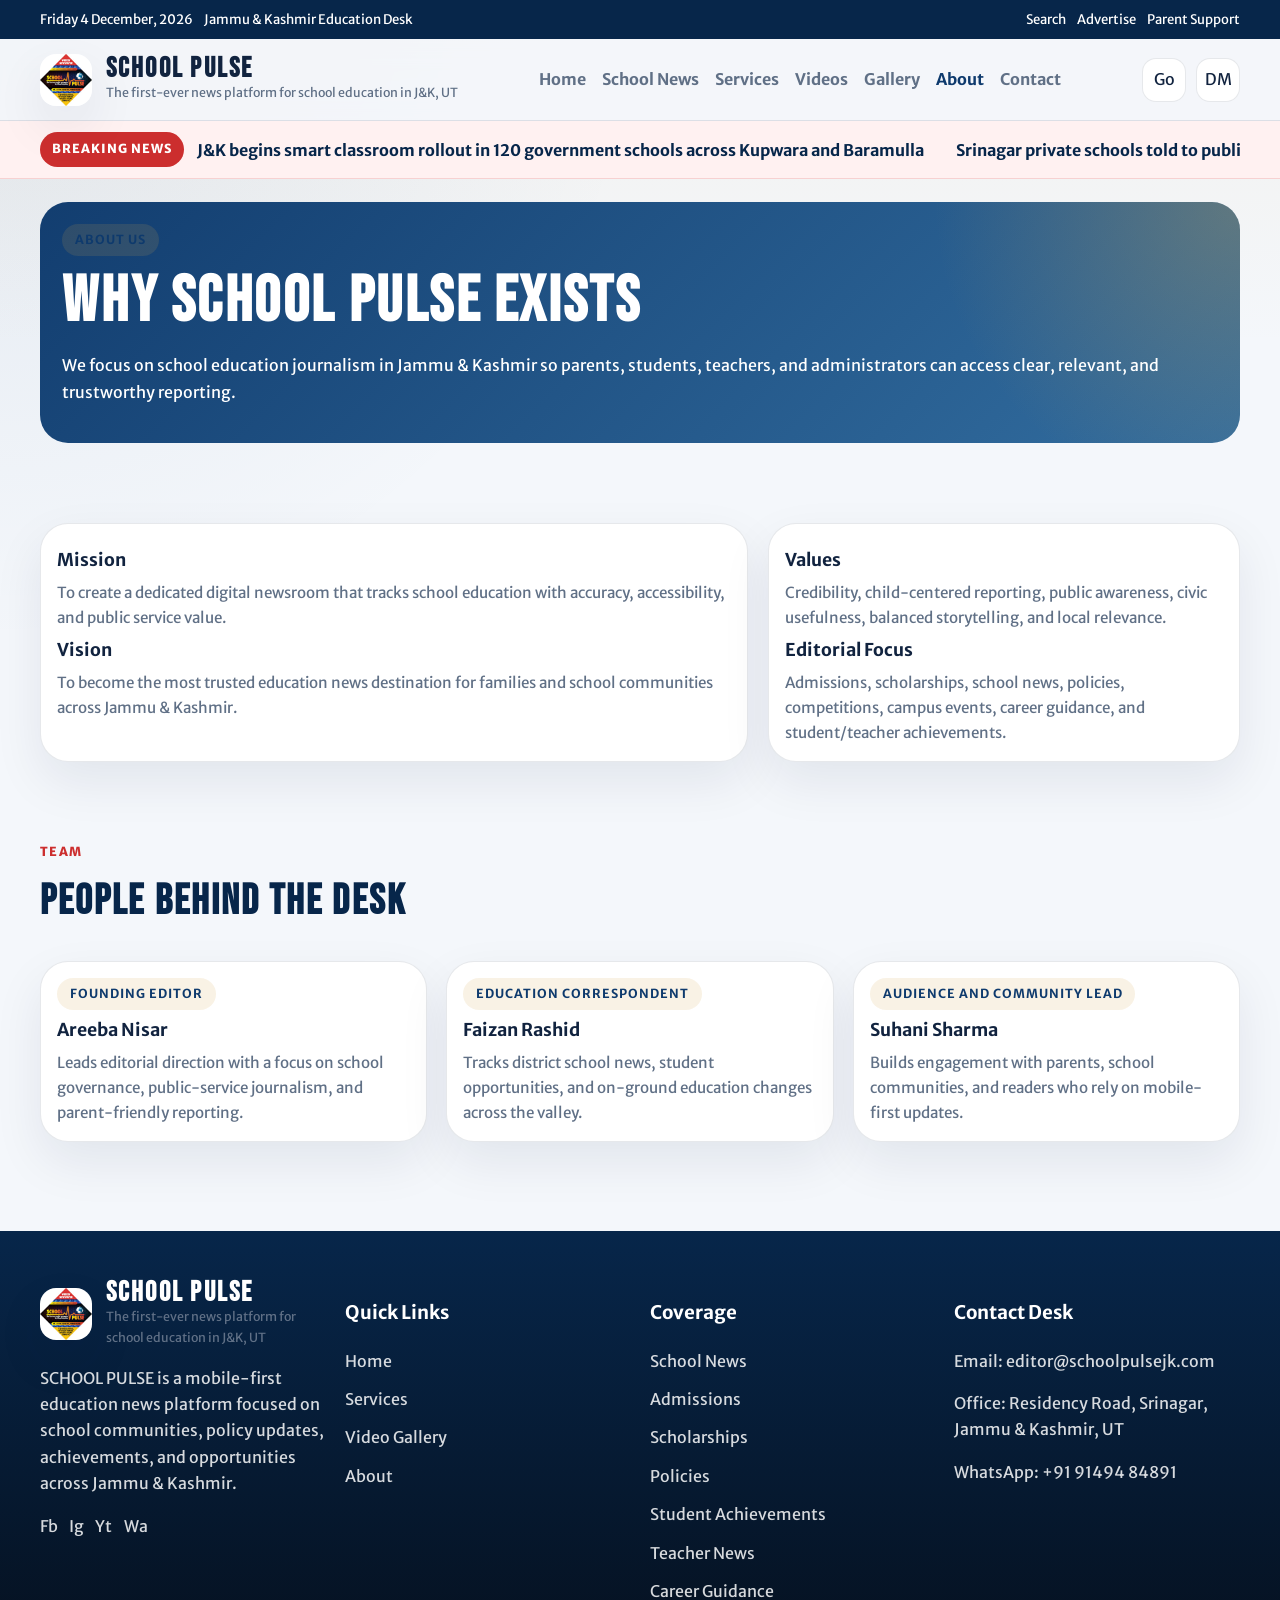
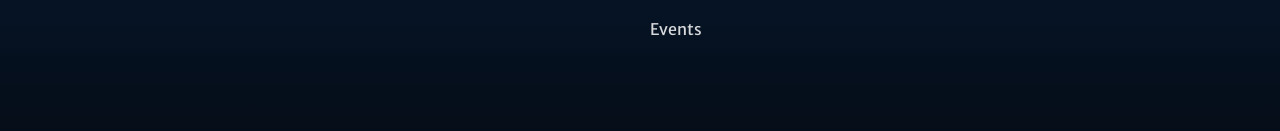
<file: pages/about.html>
<!DOCTYPE html>
<html lang="en">
<head>
  <meta charset="UTF-8">
  <meta name="viewport" content="width=device-width, initial-scale=1.0">
  <title>About | SCHOOL PULSE</title>
  <meta name="description" content="Learn about SCHOOL PULSE and its mission for education journalism in J&K.">
  <meta property="og:title" content="About | SCHOOL PULSE">
  <meta property="og:description" content="Learn about SCHOOL PULSE and its mission for education journalism in J&K.">
  <meta property="og:type" content="website">
  <meta property="og:image" content="../logo.png">
  <meta property="og:url" content="https://example.com/pages/about.html">
  <meta name="twitter:card" content="summary_large_image">
  <meta name="twitter:title" content="About | SCHOOL PULSE">
  <meta name="twitter:description" content="Learn about SCHOOL PULSE and its mission for education journalism in J&K.">
  <meta name="twitter:image" content="../logo.png">
  <link rel="icon" type="image/png" href="../logo.png">
  <link rel="preconnect" href="https://fonts.googleapis.com">
  <link rel="preconnect" href="https://fonts.gstatic.com" crossorigin>
  <link href="https://fonts.googleapis.com/css2?family=Bebas+Neue&family=Merriweather+Sans:wght@400;500;700;800&display=swap" rel="stylesheet">
  <link rel="stylesheet" href="../css/style.css">
</head>
<body>
  <div id="site-header"></div>
  <main id="page-root"></main>
  <div id="site-footer"></div>
  <nav id="mobile-bottom-nav" class="mobile-bottom-nav" aria-label="Mobile bottom navigation"></nav>
  <button id="back-to-top" class="back-to-top" aria-label="Back to top">↑</button>
  <script src="../js/site-data.js"></script>
  <script src="../js/app.js"></script>
</body>
</html>
</file>
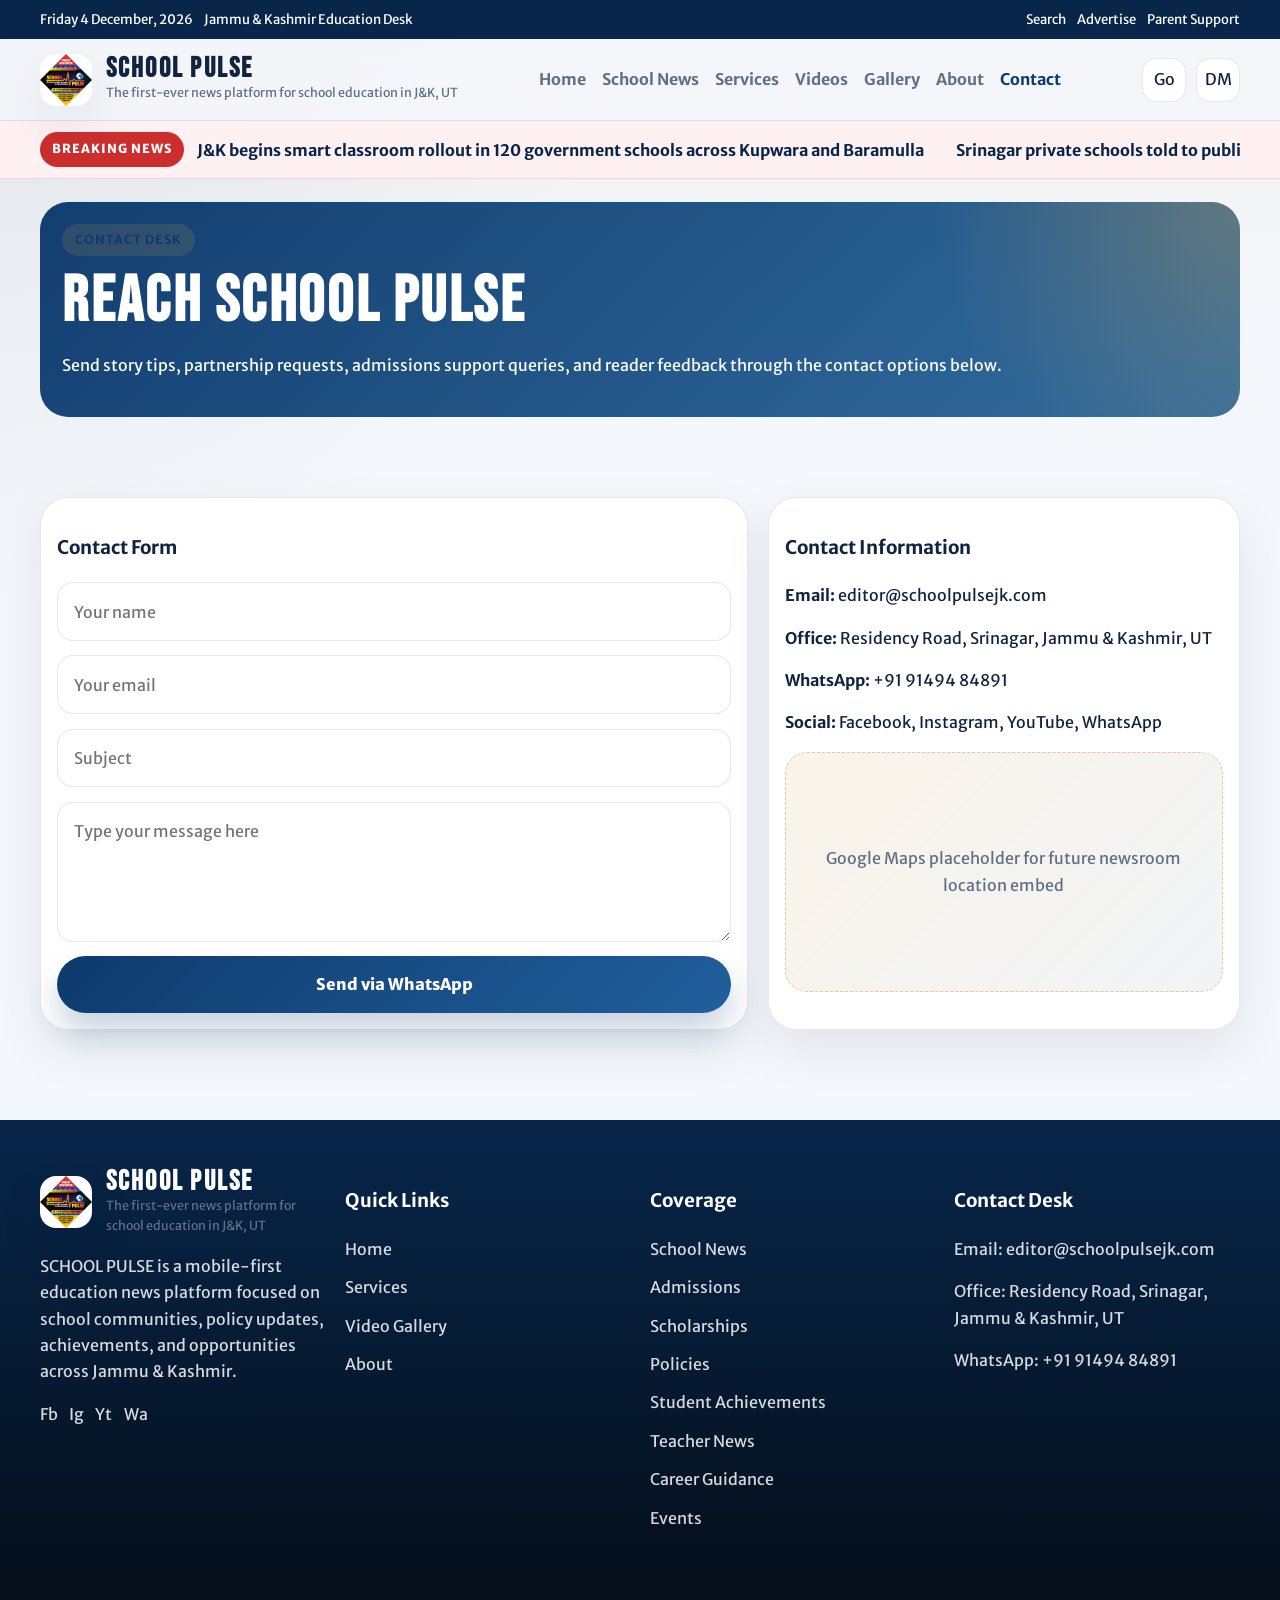
<file: pages/contact.html>
<!DOCTYPE html>
<html lang="en">
<head>
  <meta charset="UTF-8">
  <meta name="viewport" content="width=device-width, initial-scale=1.0">
  <title>Contact | SCHOOL PULSE</title>
  <meta name="description" content="Contact SCHOOL PULSE for news tips, admissions support, and education inquiries.">
  <meta property="og:title" content="Contact | SCHOOL PULSE">
  <meta property="og:description" content="Contact SCHOOL PULSE for news tips, admissions support, and education inquiries.">
  <meta property="og:type" content="website">
  <meta property="og:image" content="../logo.png">
  <meta property="og:url" content="https://example.com/pages/contact.html">
  <meta name="twitter:card" content="summary_large_image">
  <meta name="twitter:title" content="Contact | SCHOOL PULSE">
  <meta name="twitter:description" content="Contact SCHOOL PULSE for news tips, admissions support, and education inquiries.">
  <meta name="twitter:image" content="../logo.png">
  <link rel="icon" type="image/png" href="../logo.png">
  <link rel="preconnect" href="https://fonts.googleapis.com">
  <link rel="preconnect" href="https://fonts.gstatic.com" crossorigin>
  <link href="https://fonts.googleapis.com/css2?family=Bebas+Neue&family=Merriweather+Sans:wght@400;500;700;800&display=swap" rel="stylesheet">
  <link rel="stylesheet" href="../css/style.css">
</head>
<body>
  <div id="site-header"></div>
  <main id="page-root"></main>
  <div id="site-footer"></div>
  <nav id="mobile-bottom-nav" class="mobile-bottom-nav" aria-label="Mobile bottom navigation"></nav>
  <button id="back-to-top" class="back-to-top" aria-label="Back to top">↑</button>
  <script src="../js/site-data.js"></script>
  <script src="../js/app.js"></script>
</body>
</html>
</file>
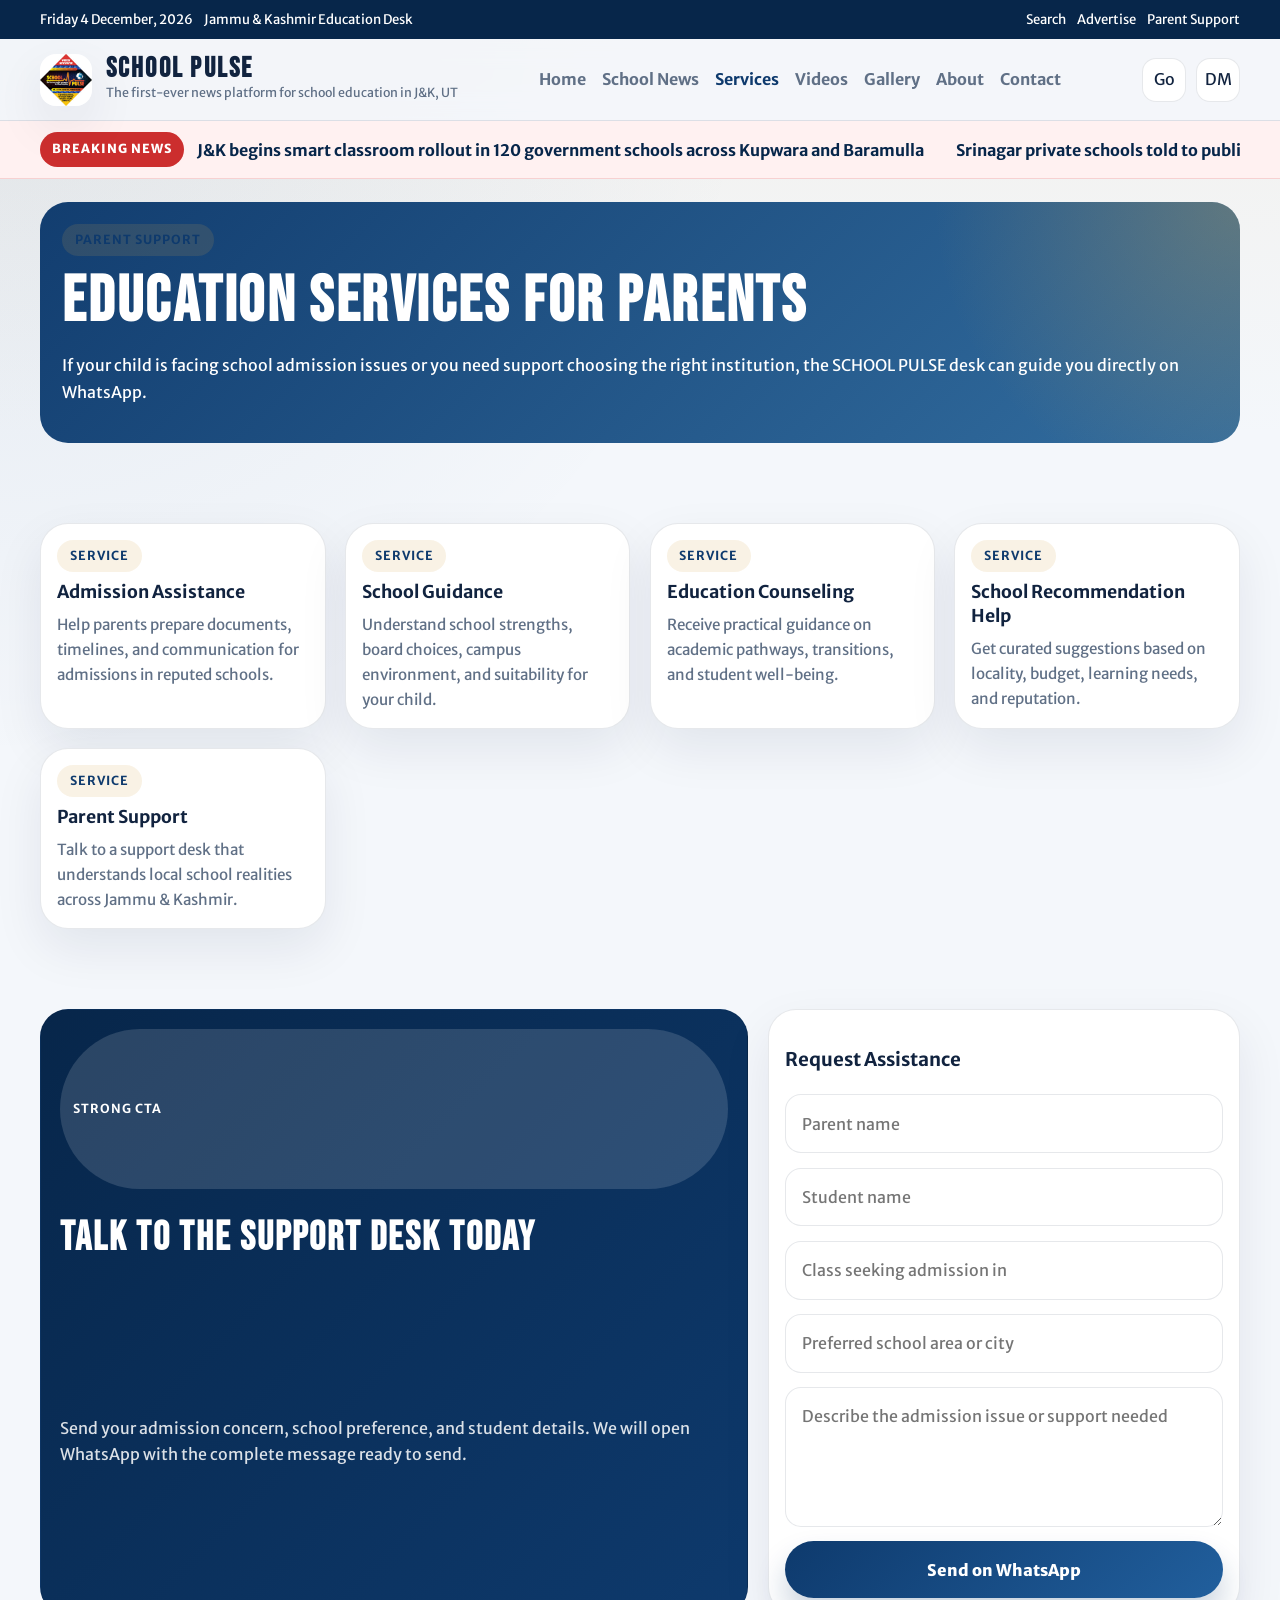
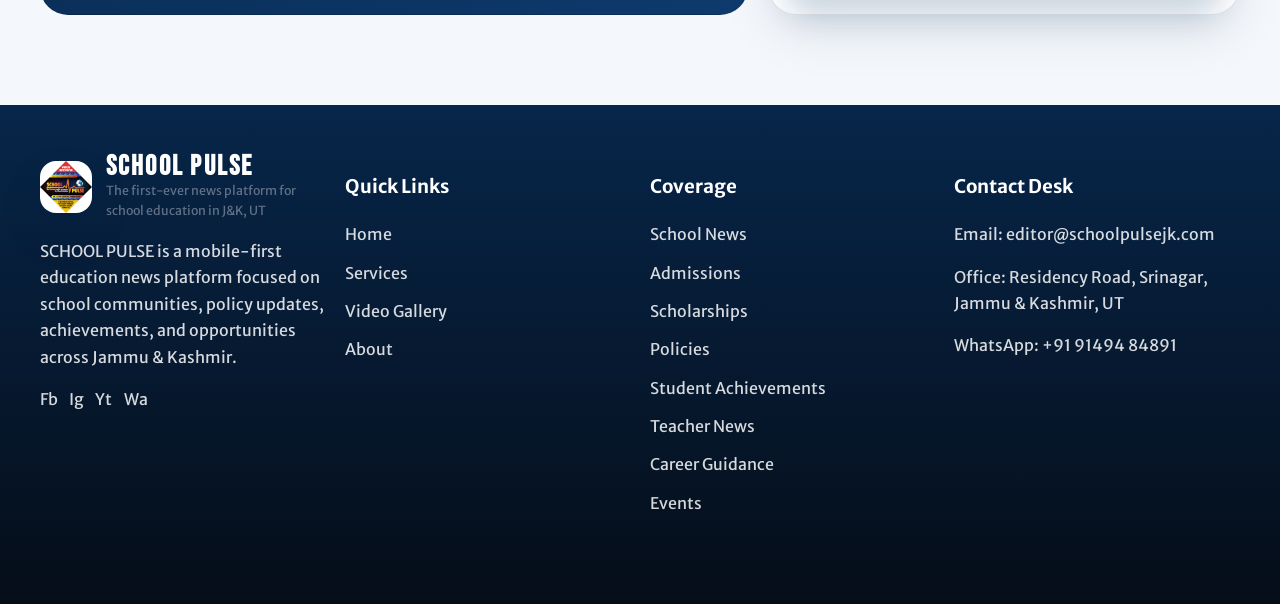
<file: pages/services.html>
<!DOCTYPE html>
<html lang="en">
<head>
  <meta charset="UTF-8">
  <meta name="viewport" content="width=device-width, initial-scale=1.0">
  <title>Services | SCHOOL PULSE</title>
  <meta name="description" content="Get admission support and education guidance from SCHOOL PULSE.">
  <meta property="og:title" content="Services | SCHOOL PULSE">
  <meta property="og:description" content="Get admission support and education guidance from SCHOOL PULSE.">
  <meta property="og:type" content="website">
  <meta property="og:image" content="../logo.png">
  <meta property="og:url" content="https://example.com/pages/services.html">
  <meta name="twitter:card" content="summary_large_image">
  <meta name="twitter:title" content="Services | SCHOOL PULSE">
  <meta name="twitter:description" content="Get admission support and education guidance from SCHOOL PULSE.">
  <meta name="twitter:image" content="../logo.png">
  <link rel="icon" type="image/png" href="../logo.png">
  <link rel="preconnect" href="https://fonts.googleapis.com">
  <link rel="preconnect" href="https://fonts.gstatic.com" crossorigin>
  <link href="https://fonts.googleapis.com/css2?family=Bebas+Neue&family=Merriweather+Sans:wght@400;500;700;800&display=swap" rel="stylesheet">
  <link rel="stylesheet" href="../css/style.css">
</head>
<body>
  <div id="site-header"></div>
  <main id="page-root"></main>
  <div id="site-footer"></div>
  <nav id="mobile-bottom-nav" class="mobile-bottom-nav" aria-label="Mobile bottom navigation"></nav>
  <button id="back-to-top" class="back-to-top" aria-label="Back to top">↑</button>
  <script src="../js/site-data.js"></script>
  <script src="../js/app.js"></script>
</body>
</html>
</file>
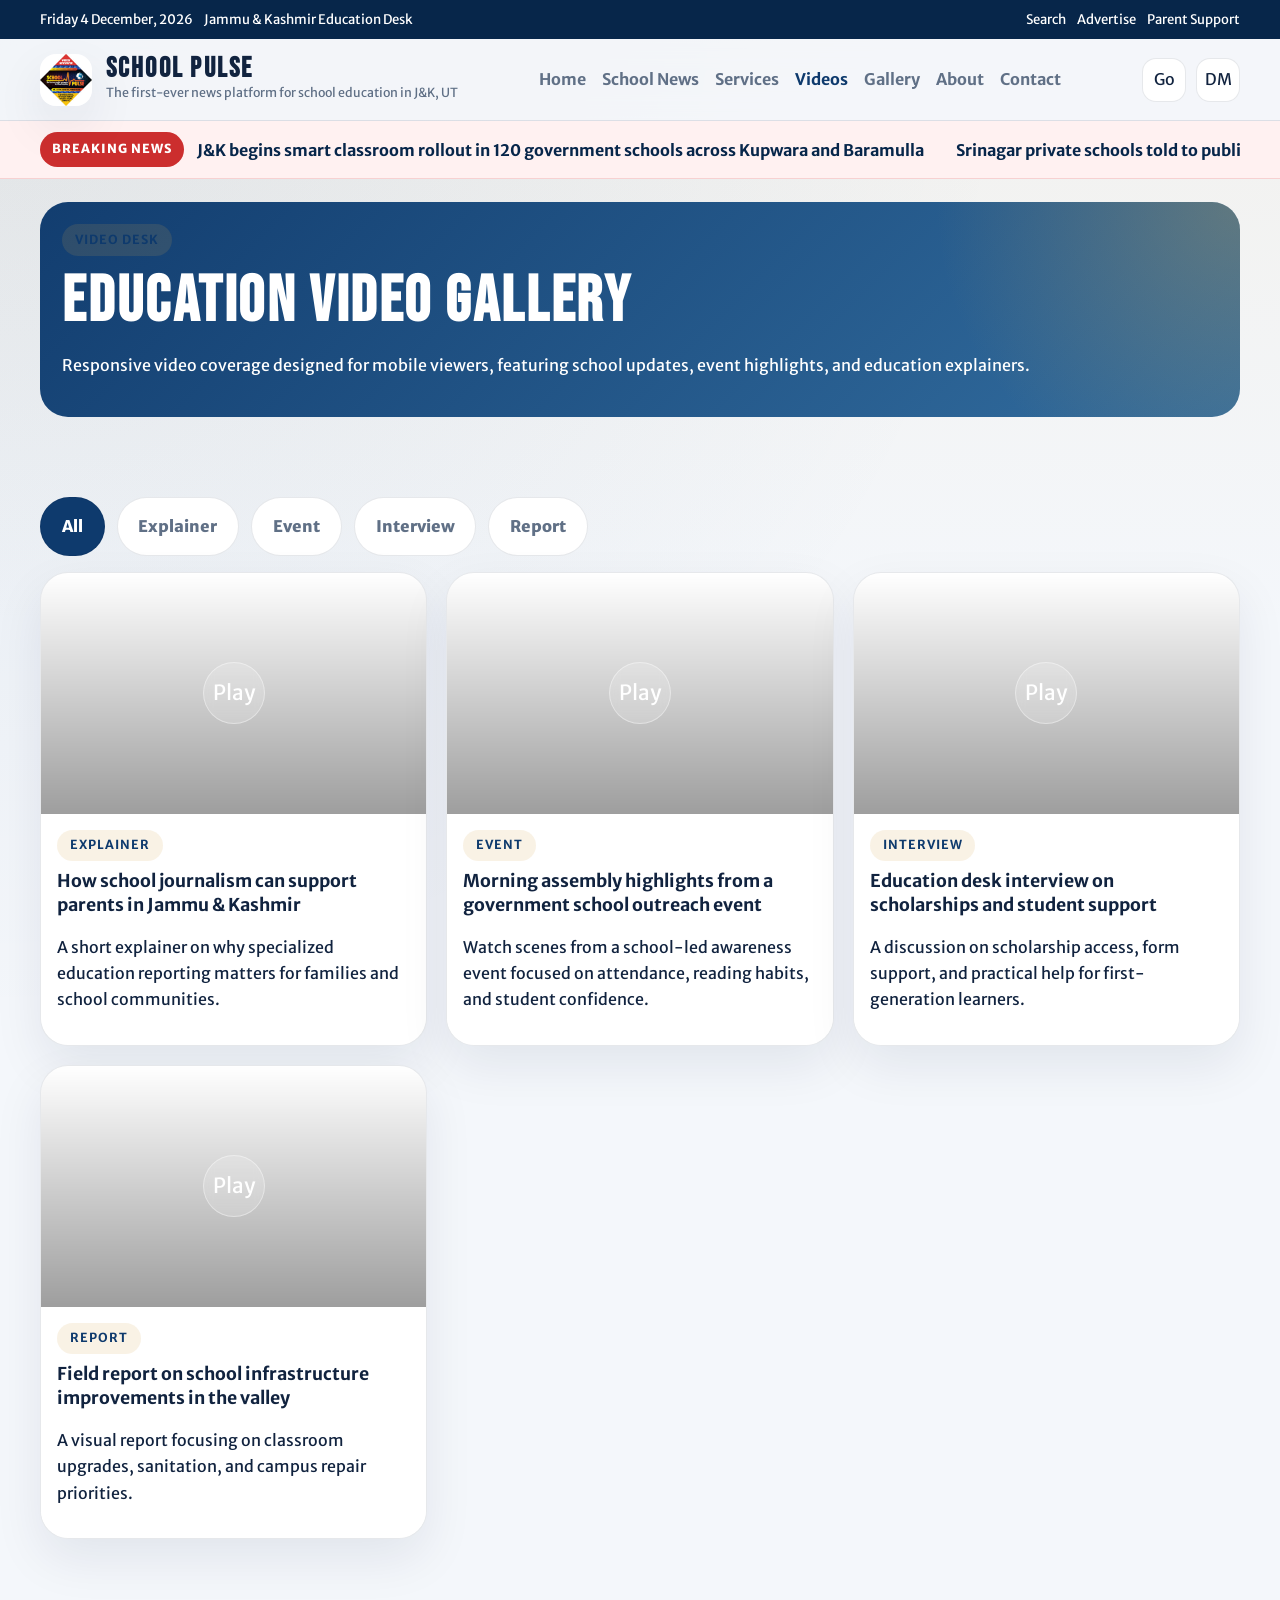
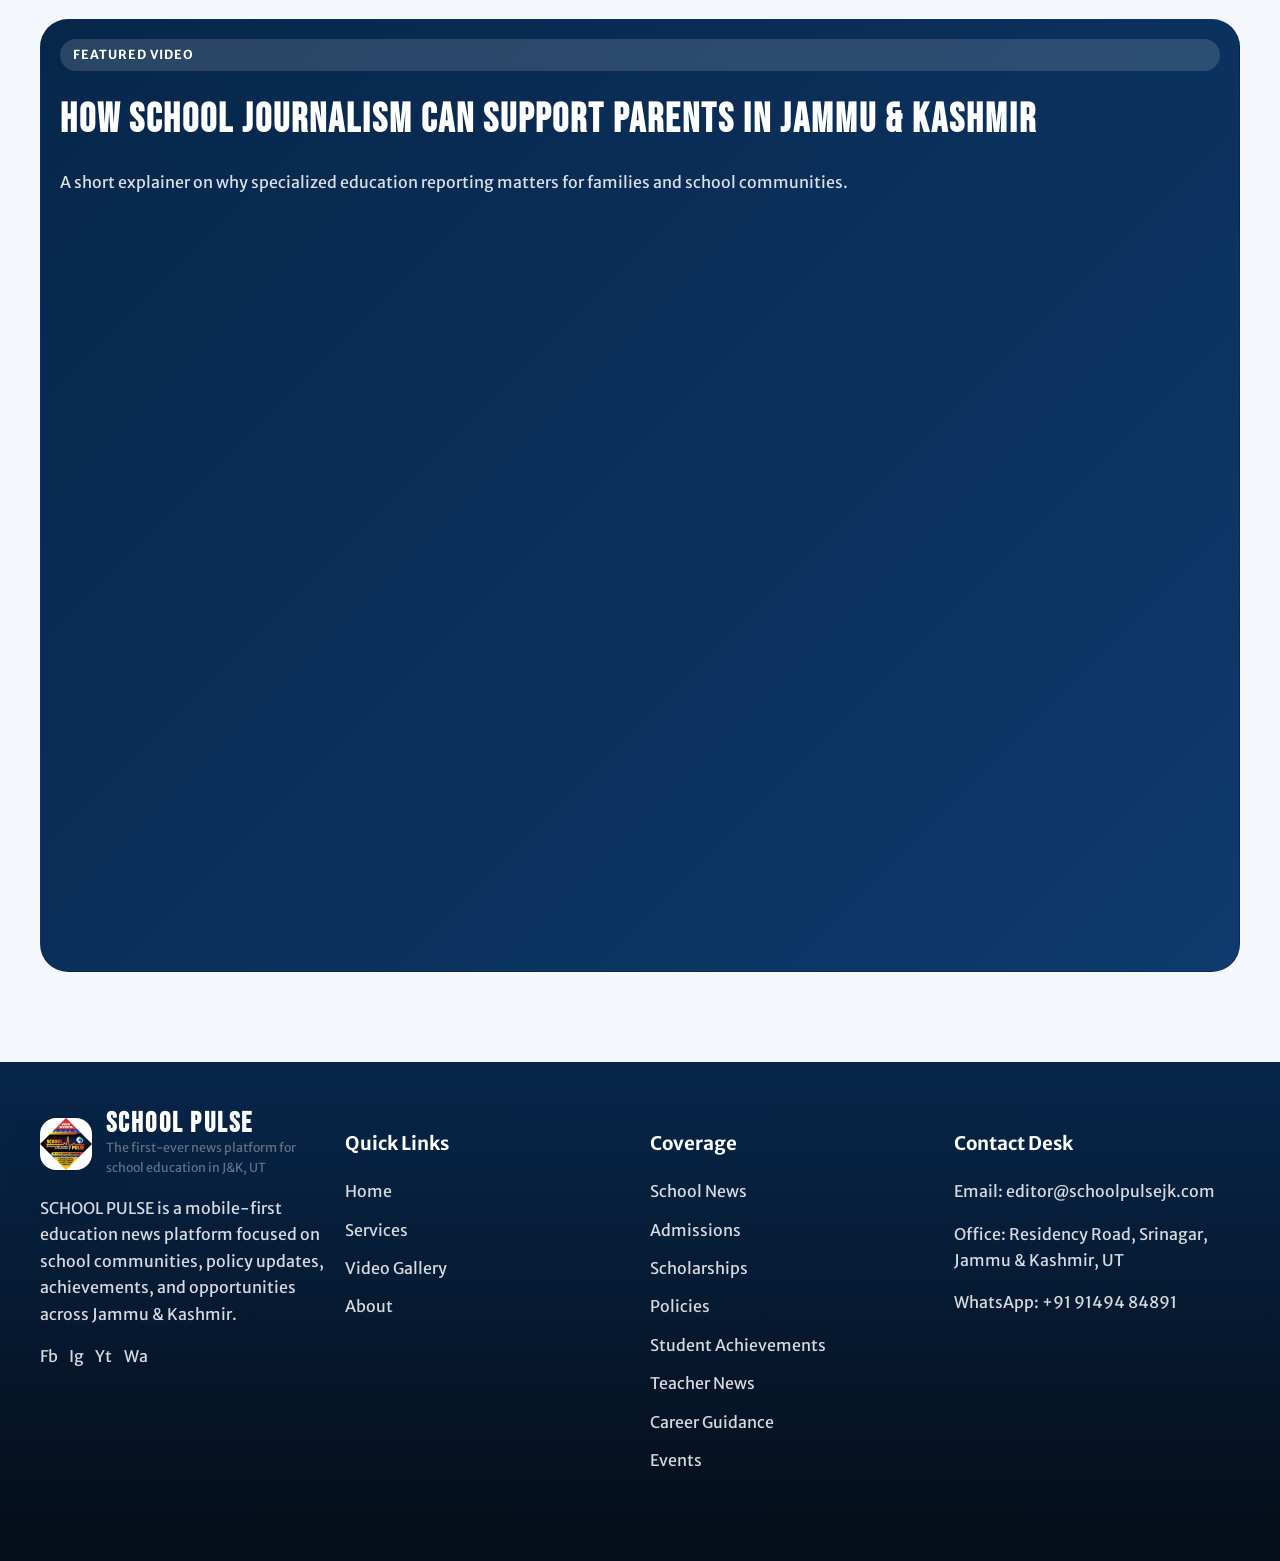
<file: pages/videos.html>
<!DOCTYPE html>
<html lang="en">
<head>
  <meta charset="UTF-8">
  <meta name="viewport" content="width=device-width, initial-scale=1.0">
  <title>Videos | SCHOOL PULSE</title>
  <meta name="description" content="Watch SCHOOL PULSE education videos and reports.">
  <meta property="og:title" content="Videos | SCHOOL PULSE">
  <meta property="og:description" content="Watch SCHOOL PULSE education videos and reports.">
  <meta property="og:type" content="website">
  <meta property="og:image" content="../logo.png">
  <meta property="og:url" content="https://example.com/pages/videos.html">
  <meta name="twitter:card" content="summary_large_image">
  <meta name="twitter:title" content="Videos | SCHOOL PULSE">
  <meta name="twitter:description" content="Watch SCHOOL PULSE education videos and reports.">
  <meta name="twitter:image" content="../logo.png">
  <link rel="icon" type="image/png" href="../logo.png">
  <link rel="preconnect" href="https://fonts.googleapis.com">
  <link rel="preconnect" href="https://fonts.gstatic.com" crossorigin>
  <link href="https://fonts.googleapis.com/css2?family=Bebas+Neue&family=Merriweather+Sans:wght@400;500;700;800&display=swap" rel="stylesheet">
  <link rel="stylesheet" href="../css/style.css">
</head>
<body>
  <div id="site-header"></div>
  <main id="page-root"></main>
  <div id="site-footer"></div>
  <nav id="mobile-bottom-nav" class="mobile-bottom-nav" aria-label="Mobile bottom navigation"></nav>
  <button id="back-to-top" class="back-to-top" aria-label="Back to top">↑</button>
  <script src="../js/site-data.js"></script>
  <script src="../js/app.js"></script>
</body>
</html>
</file>
<file: css/style.css>
:root{--bg:#f4f7fb;--surface:#fff;--surface-2:#eef3fb;--text:#11233f;--muted:#607086;--line:rgba(17,35,63,.1);--primary:#0e3a6d;--primary-deep:#07264a;--accent:#d6a449;--accent-soft:rgba(214,164,73,.14);--danger:#cc2e2e;--shadow:0 20px 50px rgba(10,30,60,.08);--radius-lg:28px;--radius-md:20px;--radius-sm:14px;--container:min(1200px,calc(100vw - 1.5rem));--transition:240ms ease}
body.dark-mode{--bg:#08111f;--surface:#0f1d33;--surface-2:#14253f;--text:#edf3ff;--muted:#9fb0c8;--line:rgba(237,243,255,.12);--primary:#7eb6ff;--primary-deep:#d9ebff;--accent:#f0bf62;--accent-soft:rgba(240,191,98,.16);--danger:#ff6b6b;--shadow:0 20px 50px rgba(0,0,0,.3)}
*{box-sizing:border-box}html{scroll-behavior:smooth}body{margin:0;font-family:"Merriweather Sans",sans-serif;background:radial-gradient(circle at top left,rgba(14,58,109,.08),transparent 30%),linear-gradient(180deg,rgba(214,164,73,.08),transparent 20%),var(--bg);color:var(--text);line-height:1.65;overflow-x:hidden}img{max-width:100%;display:block}a{text-decoration:none;color:inherit}button,input,select,textarea{font:inherit}input,select,textarea{width:100%;border:1px solid var(--line);background:var(--surface);color:var(--text);border-radius:16px;padding:.95rem 1rem;transition:border-color var(--transition),box-shadow var(--transition),transform var(--transition)}input:focus,select:focus,textarea:focus{outline:none;border-color:var(--primary);box-shadow:0 0 0 4px rgba(14,58,109,.12)}textarea{min-height:140px;resize:vertical}
.container{width:var(--container);margin:0 auto}.section{padding:1.4rem 0 3.6rem}.section-header{display:flex;align-items:end;justify-content:space-between;gap:1rem;margin-bottom:1.5rem}.section-title{margin:0;font-family:"Bebas Neue",sans-serif;letter-spacing:.05em;font-size:clamp(1.8rem,4vw,2.6rem);color:var(--primary-deep)}.section-kicker{margin:0 0 .35rem;text-transform:uppercase;letter-spacing:.12em;font-size:.78rem;color:var(--danger);font-weight:800}.eyebrow,.badge{display:inline-flex;align-items:center;gap:.4rem;border-radius:999px;font-weight:700;font-size:.78rem}.eyebrow{padding:.35rem .8rem;background:var(--accent-soft);color:var(--primary);text-transform:uppercase;letter-spacing:.08em}.badge{padding:.35rem .7rem;background:var(--surface-2);color:var(--muted)}.meta-row,.article-meta,.author-row,.share-row,.pill-row,.quick-links,.footer-links,.social-row,.top-strip-links,.top-strip-meta{display:flex;flex-wrap:wrap;gap:.7rem;align-items:center}.meta-row,.article-meta{color:var(--muted);font-size:.84rem}
.btn,.btn-link,button[type=submit]{display:inline-flex;align-items:center;justify-content:center;gap:.55rem;border:none;border-radius:999px;padding:.95rem 1.3rem;font-weight:800;cursor:pointer;transition:transform var(--transition),box-shadow var(--transition),background var(--transition)}.btn,button[type=submit]{background:linear-gradient(135deg,var(--primary),#215f9d);color:#fff;box-shadow:0 18px 30px rgba(14,58,109,.22)}.btn-secondary{background:linear-gradient(135deg,var(--accent),#c3872d);color:#1e1e1e}.btn-light{background:var(--surface);color:var(--primary);border:1px solid var(--line);box-shadow:none}.btn-link{padding:0;background:transparent;color:var(--primary)}.btn:hover,button[type=submit]:hover,.btn-link:hover{transform:translateY(-2px)}
.top-strip{background:var(--primary-deep);color:#fff;font-size:.82rem}.top-strip .container,.site-header .container,.breaking-bar .container,.mobile-bottom-nav{display:flex;align-items:center}.top-strip .container{justify-content:space-between;gap:1rem;padding:.55rem 0}.site-header{position:sticky;top:0;z-index:40;backdrop-filter:blur(12px);background:rgba(244,247,251,.9);border-bottom:1px solid var(--line)}body.dark-mode .site-header{background:rgba(8,17,31,.9)}.site-header .container{gap:1rem;justify-content:space-between;padding:.9rem 0}.brand{display:flex;align-items:center;gap:.85rem;min-width:0}.brand img{width:52px;height:52px;object-fit:cover;border-radius:16px;box-shadow:var(--shadow)}.brand-copy strong{display:block;font-family:"Bebas Neue",sans-serif;letter-spacing:.08em;font-size:1.75rem;line-height:1}.brand-copy span{display:block;font-size:.78rem;color:var(--muted)}.desktop-nav{display:none;align-items:center;gap:1rem}.desktop-nav a,.mobile-menu a{font-weight:700;color:var(--muted)}.desktop-nav a:hover,.desktop-nav a.active,.mobile-menu a:hover,.mobile-menu a.active{color:var(--primary)}.header-actions{display:flex;align-items:center;gap:.6rem}.icon-btn{width:44px;height:44px;border-radius:14px;border:1px solid var(--line);background:var(--surface);color:var(--text);display:inline-flex;align-items:center;justify-content:center;cursor:pointer}.mobile-menu{display:none;border-top:1px solid var(--line);background:var(--surface)}.mobile-menu.open{display:block}.mobile-menu-inner{width:var(--container);margin:0 auto;padding:1rem 0 1.25rem}.mobile-menu a{display:block;padding:.8rem 0}
.breaking-bar{background:#fff1f1;border-bottom:1px solid rgba(204,46,46,.16)}.breaking-bar .container{gap:.8rem;overflow:hidden;padding:.7rem 0}.breaking-label{flex:0 0 auto;background:var(--danger);color:#fff;padding:.45rem .75rem;border-radius:999px;font-size:.78rem;font-weight:800;text-transform:uppercase;letter-spacing:.08em}.ticker-track{display:flex;gap:2rem;white-space:nowrap;animation:ticker 28s linear infinite;min-width:100%}.ticker-track a{font-weight:700;color:var(--primary-deep)}@keyframes ticker{from{transform:translateX(0)}to{transform:translateX(-50%)}}
.hero-grid,.content-grid,.three-col,.footer-grid,.stats-grid,.cards-grid,.gallery-grid,.video-grid,.article-layout,.feature-grid,.page-grid,.featured-schools-grid,.services-grid,.editorial-grid,.category-strip{display:grid;gap:1.2rem}.hero-grid{padding-top:1.35rem}.hero-main,.hero-side,.surface-card,.article-card,.sidebar-card,.news-list-item,.video-card,.gallery-card,.contact-card,.category-pill,.story-panel,.feature-school-card{background:var(--surface);border:1px solid var(--line);border-radius:var(--radius-lg);box-shadow:var(--shadow)}.article-card,.sidebar-card,.contact-card,.story-panel,.surface-card,.feature-school-card{padding:1rem}
.hero-main{overflow:hidden;position:relative}.hero-slide{position:relative;min-height:430px;display:none;color:#fff}.hero-slide.active{display:block}.hero-slide::after{content:"";position:absolute;inset:0;background:linear-gradient(180deg,rgba(7,22,43,.1),rgba(7,22,43,.84))}.hero-slide img{position:absolute;inset:0;width:100%;height:100%;object-fit:cover}.hero-slide-content{position:relative;z-index:1;padding:1.4rem;min-height:430px;display:flex;flex-direction:column;justify-content:end}.hero-slide h1,.hero-slide h2,.article-hero h1,.page-hero h1{margin:.7rem 0;line-height:1.08;font-family:"Bebas Neue",sans-serif;letter-spacing:.04em}.hero-slide h1{font-size:clamp(2.2rem,7vw,4rem)}.hero-slide p{margin:0 0 1rem;color:rgba(255,255,255,.86);max-width:62ch}.hero-dots{position:absolute;right:1rem;bottom:1rem;z-index:2;display:flex;gap:.5rem}.hero-dot{width:10px;height:10px;border-radius:50%;background:rgba(255,255,255,.35);border:none}.hero-dot.active{background:var(--accent)}
.hero-side{padding:1rem}.mini-feature{display:grid;grid-template-columns:110px 1fr;gap:.9rem;padding:.85rem 0;border-bottom:1px solid var(--line)}.mini-feature:last-child{border-bottom:0}.mini-feature img,.article-card img,.gallery-card img,.feature-school-card img{width:100%;height:100%;object-fit:cover;border-radius:18px}.mini-feature-media{height:92px}
.article-card{overflow:hidden}.article-card-media{aspect-ratio:16/10;border-radius:20px;overflow:hidden;margin-bottom:1rem}.article-card h3,.video-card h3,.feature-school-card h3,.sidebar-card h3,.story-panel h3{margin:.55rem 0 .45rem;font-size:1.1rem;line-height:1.35}.article-card p,.sidebar-card p,.feature-school-card p,.story-panel p{margin:0;color:var(--muted);font-size:.95rem}.news-list{display:grid;gap:1rem}.news-list-item{padding:.95rem;display:grid;grid-template-columns:96px 1fr;gap:.9rem}.news-list-item img{width:96px;height:96px;object-fit:cover;border-radius:18px}.stack-list{display:grid;gap:.85rem}.stack-list a{display:block;padding-bottom:.85rem;border-bottom:1px solid var(--line)}.stack-list a:last-child{border-bottom:0;padding-bottom:0}
.category-pill{padding:1rem;position:relative;overflow:hidden}.category-pill::after{content:"";position:absolute;top:-20px;right:-20px;width:120px;height:120px;background:radial-gradient(circle,rgba(214,164,73,.2),transparent 70%)}.cta-banner,.newsletter-box,.contact-strip{padding:1.2rem;border-radius:var(--radius-lg);border:1px solid var(--line)}.cta-banner{display:grid;gap:1rem;background:linear-gradient(135deg,var(--primary-deep),var(--primary));color:#fff;overflow:hidden}.cta-banner p{margin:0;color:rgba(255,255,255,.85)}.newsletter-box,.contact-strip{background:linear-gradient(135deg,rgba(214,164,73,.18),rgba(14,58,109,.08))}.stats-grid{grid-template-columns:repeat(2,1fr)}.stat-card{background:var(--surface);border-radius:24px;padding:1rem;border:1px solid var(--line);box-shadow:var(--shadow)}.stat-card strong{display:block;font-size:2rem;font-family:"Bebas Neue",sans-serif;color:var(--primary)}.feature-school-card{display:grid;gap:1rem}.feature-school-card img{aspect-ratio:16/10}
.video-card{overflow:hidden;position:relative}.video-thumb{aspect-ratio:16/10;position:relative;overflow:hidden}.video-thumb iframe{width:100%;height:100%;border:0}.video-overlay{position:absolute;inset:0;display:flex;align-items:center;justify-content:center;pointer-events:none;background:linear-gradient(180deg,rgba(0,0,0,0),rgba(0,0,0,.38))}.play-badge{width:62px;height:62px;border-radius:50%;background:rgba(255,255,255,.18);border:1px solid rgba(255,255,255,.4);backdrop-filter:blur(6px);display:inline-flex;align-items:center;justify-content:center;color:#fff;font-size:1.3rem}
.gallery-card{overflow:hidden}.gallery-card img{aspect-ratio:4/3;transition:transform .36s ease}.gallery-card:hover img,.article-card:hover .article-card-media img,.feature-school-card:hover img{transform:scale(1.05)}.gallery-card-copy{padding:1rem}
.article-layout{align-items:start}.article-main,.article-sidebar{min-width:0}.article-hero,.page-hero{padding:1.4rem;border-radius:var(--radius-lg);overflow:hidden;background:linear-gradient(135deg,rgba(14,58,109,.98),rgba(29,94,149,.9));color:#fff;position:relative}.article-hero::after,.page-hero::after{content:"";position:absolute;inset:0;background:radial-gradient(circle at top right,rgba(214,164,73,.3),transparent 25%)}.article-hero>*,.page-hero>*{position:relative;z-index:1}.article-cover{margin:1.2rem 0;border-radius:24px;overflow:hidden;aspect-ratio:16/9}.article-cover img{width:100%;height:100%;object-fit:cover}.article-content{background:var(--surface);border:1px solid var(--line);border-radius:var(--radius-lg);padding:1.3rem;box-shadow:var(--shadow)}.article-content p{margin:0 0 1rem;color:var(--text)}.article-content h2{margin:2rem 0 .85rem;color:var(--primary-deep);font-size:1.45rem}.blockquote{border-left:4px solid var(--accent);background:var(--surface-2);padding:1rem 1rem 1rem 1.2rem;border-radius:18px;margin:1.2rem 0}.progress-bar{position:fixed;inset:0 auto auto 0;width:0;height:4px;background:linear-gradient(90deg,var(--accent),var(--danger));z-index:70}.breadcrumb{display:flex;flex-wrap:wrap;gap:.55rem;margin-bottom:.8rem;color:rgba(255,255,255,.85);font-size:.88rem}.comment-ui{margin-top:1.5rem;padding-top:1.5rem;border-top:1px solid var(--line)}.comment-ui textarea{background:var(--surface-2)}.form-grid{display:grid;gap:.9rem}
.footer{background:linear-gradient(180deg,var(--primary-deep),#050d18);color:#fff;padding:3rem 0 5.5rem;margin-top:2rem}.footer p,.footer a{color:rgba(255,255,255,.84)}.footer-links{flex-direction:column;align-items:start;gap:.75rem}
.mobile-bottom-nav{position:fixed;inset:auto 0 0 0;background:rgba(255,255,255,.96);backdrop-filter:blur(12px);border-top:1px solid var(--line);justify-content:space-around;padding:.55rem 0 calc(.55rem + env(safe-area-inset-bottom));z-index:55}body.dark-mode .mobile-bottom-nav{background:rgba(15,29,51,.96)}.mobile-bottom-nav a{display:grid;gap:.2rem;justify-items:center;color:var(--muted);font-size:.72rem;font-weight:700}.mobile-bottom-nav a.active{color:var(--primary)}.floating-share,.back-to-top{position:fixed;right:1rem;z-index:45}.floating-share{bottom:6.2rem;display:grid;gap:.6rem}.back-to-top{bottom:12rem;width:48px;height:48px;border-radius:50%;border:none;background:var(--primary);color:#fff;box-shadow:var(--shadow);display:none}.back-to-top.visible{display:inline-flex;align-items:center;justify-content:center}.floating-share a{width:44px;height:44px;border-radius:50%;background:var(--surface);border:1px solid var(--line);display:inline-flex;align-items:center;justify-content:center;box-shadow:var(--shadow)}
.search-shell{position:relative}.search-shell input{padding-right:3rem}.search-shell button{position:absolute;right:.35rem;top:50%;transform:translateY(-50%);width:40px;height:40px;border-radius:12px;background:var(--primary);color:#fff;border:none}.ad-box{min-height:180px;border:1px dashed rgba(214,164,73,.55);border-radius:22px;background:linear-gradient(135deg,rgba(214,164,73,.12),rgba(14,58,109,.06));display:grid;place-items:center;color:var(--muted);text-align:center;padding:1rem}.filter-row{display:flex;flex-wrap:wrap;gap:.75rem;margin-bottom:1rem}.filter-btn{background:var(--surface);color:var(--muted);border:1px solid var(--line);box-shadow:none}.filter-btn.active{background:var(--primary);color:#fff}.popup{position:fixed;inset:auto 0 1rem 0;display:flex;justify-content:center;z-index:80;pointer-events:none}.popup-card{width:min(520px,calc(100vw - 1.5rem));background:var(--surface);border-radius:26px;border:1px solid var(--line);box-shadow:var(--shadow);padding:1rem;pointer-events:auto}.hidden{display:none!important}.reveal{opacity:0;transform:translateY(24px);transition:opacity .56s ease,transform .56s ease}.reveal.visible{opacity:1;transform:translateY(0)}
@media (min-width:700px){.cards-grid,.gallery-grid,.video-grid,.featured-schools-grid,.services-grid,.editorial-grid{grid-template-columns:repeat(2,minmax(0,1fr))}.hero-grid,.article-layout,.page-grid,.content-grid{grid-template-columns:minmax(0,2fr) minmax(300px,1fr)}.footer-grid,.feature-grid,.category-strip,.stats-grid{grid-template-columns:repeat(4,minmax(0,1fr))}.three-col{grid-template-columns:repeat(3,minmax(0,1fr))}}
@media (min-width:1024px){.desktop-nav{display:flex}.mobile-menu-toggle,.mobile-bottom-nav{display:none}.hero-grid{grid-template-columns:minmax(0,1.7fr) minmax(330px,.9fr)}.cards-grid,.video-grid,.gallery-grid,.editorial-grid,.featured-schools-grid{grid-template-columns:repeat(3,minmax(0,1fr))}.services-grid{grid-template-columns:repeat(4,minmax(0,1fr))}.page-grid{grid-template-columns:minmax(0,1.2fr) minmax(0,.8fr)}}
</file>
